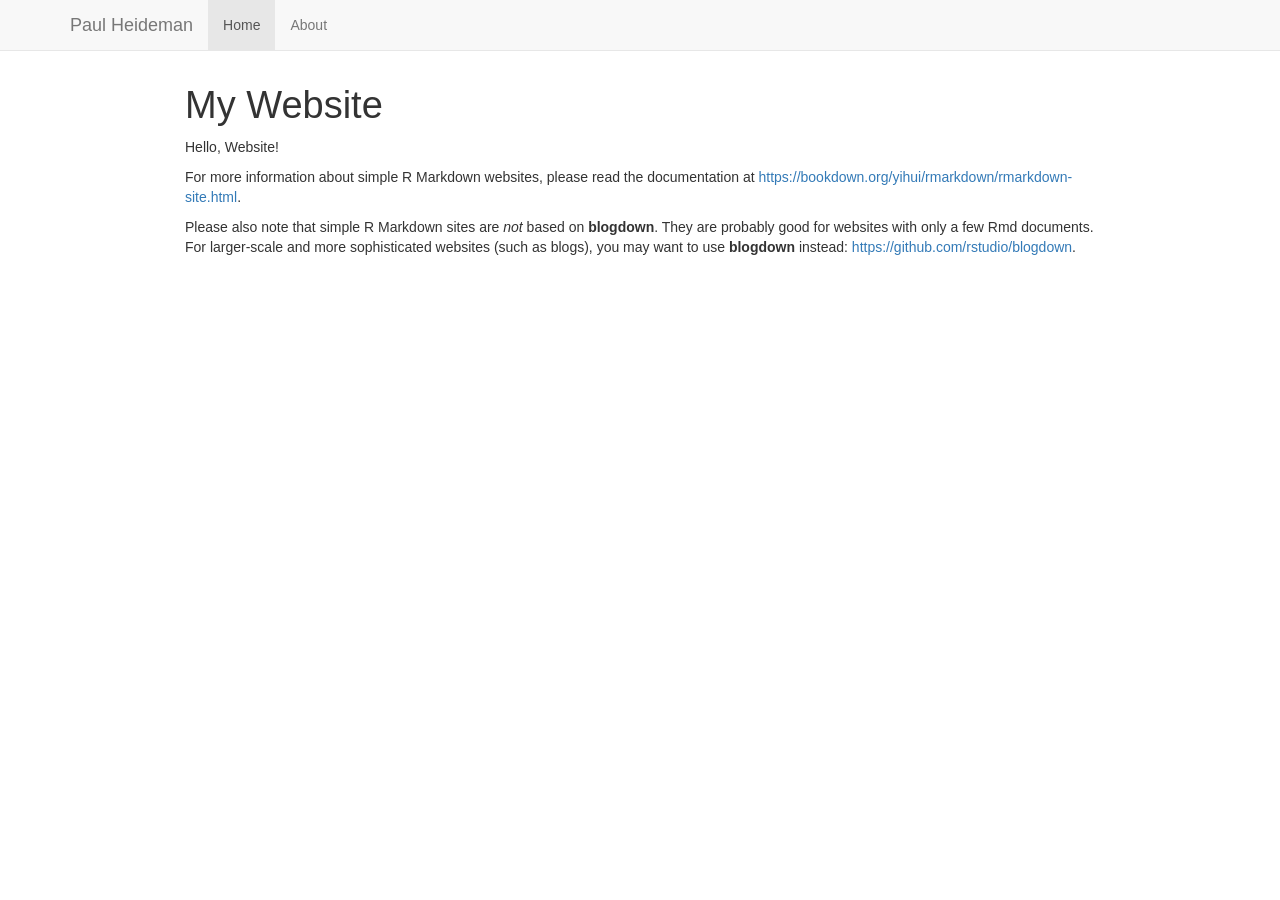
<file: _site/index.html>
<!DOCTYPE html>

<html>

<head>

<meta charset="utf-8" />
<meta name="generator" content="pandoc" />
<meta http-equiv="X-UA-Compatible" content="IE=EDGE" />




<title>My Website</title>

<script src="site_libs/header-attrs-2.29/header-attrs.js"></script>
<script src="site_libs/jquery-3.6.0/jquery-3.6.0.min.js"></script>
<meta name="viewport" content="width=device-width, initial-scale=1" />
<link href="site_libs/bootstrap-3.3.5/css/bootstrap.min.css" rel="stylesheet" />
<script src="site_libs/bootstrap-3.3.5/js/bootstrap.min.js"></script>
<script src="site_libs/bootstrap-3.3.5/shim/html5shiv.min.js"></script>
<script src="site_libs/bootstrap-3.3.5/shim/respond.min.js"></script>
<style>h1 {font-size: 34px;}
       h1.title {font-size: 38px;}
       h2 {font-size: 30px;}
       h3 {font-size: 24px;}
       h4 {font-size: 18px;}
       h5 {font-size: 16px;}
       h6 {font-size: 12px;}
       code {color: inherit; background-color: rgba(0, 0, 0, 0.04);}
       pre:not([class]) { background-color: white }</style>
<script src="site_libs/navigation-1.1/tabsets.js"></script>
<link href="site_libs/highlightjs-9.12.0/default.css" rel="stylesheet" />
<script src="site_libs/highlightjs-9.12.0/highlight.js"></script>

<style type="text/css">
  code{white-space: pre-wrap;}
  span.smallcaps{font-variant: small-caps;}
  span.underline{text-decoration: underline;}
  div.column{display: inline-block; vertical-align: top; width: 50%;}
  div.hanging-indent{margin-left: 1.5em; text-indent: -1.5em;}
  ul.task-list{list-style: none;}
    </style>

<style type="text/css">code{white-space: pre;}</style>
<script type="text/javascript">
if (window.hljs) {
  hljs.configure({languages: []});
  hljs.initHighlightingOnLoad();
  if (document.readyState && document.readyState === "complete") {
    window.setTimeout(function() { hljs.initHighlighting(); }, 0);
  }
}
</script>









<style type = "text/css">
.main-container {
  max-width: 940px;
  margin-left: auto;
  margin-right: auto;
}
img {
  max-width:100%;
}
.tabbed-pane {
  padding-top: 12px;
}
.html-widget {
  margin-bottom: 20px;
}
button.code-folding-btn:focus {
  outline: none;
}
summary {
  display: list-item;
}
details > summary > p:only-child {
  display: inline;
}
pre code {
  padding: 0;
}
</style>


<style type="text/css">
.dropdown-submenu {
  position: relative;
}
.dropdown-submenu>.dropdown-menu {
  top: 0;
  left: 100%;
  margin-top: -6px;
  margin-left: -1px;
  border-radius: 0 6px 6px 6px;
}
.dropdown-submenu:hover>.dropdown-menu {
  display: block;
}
.dropdown-submenu>a:after {
  display: block;
  content: " ";
  float: right;
  width: 0;
  height: 0;
  border-color: transparent;
  border-style: solid;
  border-width: 5px 0 5px 5px;
  border-left-color: #cccccc;
  margin-top: 5px;
  margin-right: -10px;
}
.dropdown-submenu:hover>a:after {
  border-left-color: #adb5bd;
}
.dropdown-submenu.pull-left {
  float: none;
}
.dropdown-submenu.pull-left>.dropdown-menu {
  left: -100%;
  margin-left: 10px;
  border-radius: 6px 0 6px 6px;
}
</style>

<script type="text/javascript">
// manage active state of menu based on current page
$(document).ready(function () {
  // active menu anchor
  href = window.location.pathname
  href = href.substr(href.lastIndexOf('/') + 1)
  if (href === "")
    href = "index.html";
  var menuAnchor = $('a[href="' + href + '"]');

  // mark the anchor link active (and if it's in a dropdown, also mark that active)
  var dropdown = menuAnchor.closest('li.dropdown');
  if (window.bootstrap) { // Bootstrap 4+
    menuAnchor.addClass('active');
    dropdown.find('> .dropdown-toggle').addClass('active');
  } else { // Bootstrap 3
    menuAnchor.parent().addClass('active');
    dropdown.addClass('active');
  }

  // Navbar adjustments
  var navHeight = $(".navbar").first().height() + 15;
  var style = document.createElement('style');
  var pt = "padding-top: " + navHeight + "px; ";
  var mt = "margin-top: -" + navHeight + "px; ";
  var css = "";
  // offset scroll position for anchor links (for fixed navbar)
  for (var i = 1; i <= 6; i++) {
    css += ".section h" + i + "{ " + pt + mt + "}\n";
  }
  style.innerHTML = "body {" + pt + "padding-bottom: 40px; }\n" + css;
  document.head.appendChild(style);
});
</script>

<!-- tabsets -->

<style type="text/css">
.tabset-dropdown > .nav-tabs {
  display: inline-table;
  max-height: 500px;
  min-height: 44px;
  overflow-y: auto;
  border: 1px solid #ddd;
  border-radius: 4px;
}

.tabset-dropdown > .nav-tabs > li.active:before, .tabset-dropdown > .nav-tabs.nav-tabs-open:before {
  content: "\e259";
  font-family: 'Glyphicons Halflings';
  display: inline-block;
  padding: 10px;
  border-right: 1px solid #ddd;
}

.tabset-dropdown > .nav-tabs.nav-tabs-open > li.active:before {
  content: "\e258";
  font-family: 'Glyphicons Halflings';
  border: none;
}

.tabset-dropdown > .nav-tabs > li.active {
  display: block;
}

.tabset-dropdown > .nav-tabs > li > a,
.tabset-dropdown > .nav-tabs > li > a:focus,
.tabset-dropdown > .nav-tabs > li > a:hover {
  border: none;
  display: inline-block;
  border-radius: 4px;
  background-color: transparent;
}

.tabset-dropdown > .nav-tabs.nav-tabs-open > li {
  display: block;
  float: none;
}

.tabset-dropdown > .nav-tabs > li {
  display: none;
}
</style>

<!-- code folding -->




</head>

<body>


<div class="container-fluid main-container">




<div class="navbar navbar-default  navbar-fixed-top" role="navigation">
  <div class="container">
    <div class="navbar-header">
      <button type="button" class="navbar-toggle collapsed" data-toggle="collapse" data-bs-toggle="collapse" data-target="#navbar" data-bs-target="#navbar">
        <span class="icon-bar"></span>
        <span class="icon-bar"></span>
        <span class="icon-bar"></span>
      </button>
      <a class="navbar-brand" href="index.html">Paul Heideman</a>
    </div>
    <div id="navbar" class="navbar-collapse collapse">
      <ul class="nav navbar-nav">
        <li>
  <a href="index.html">Home</a>
</li>
<li>
  <a href="about.html">About</a>
</li>
      </ul>
      <ul class="nav navbar-nav navbar-right">
        
      </ul>
    </div><!--/.nav-collapse -->
  </div><!--/.container -->
</div><!--/.navbar -->

<div id="header">



<h1 class="title toc-ignore">My Website</h1>

</div>


<p>Hello, Website!</p>
<p>For more information about simple R Markdown websites, please read
the documentation at <a
href="https://bookdown.org/yihui/rmarkdown/rmarkdown-site.html"
class="uri">https://bookdown.org/yihui/rmarkdown/rmarkdown-site.html</a>.</p>
<p>Please also note that simple R Markdown sites are <em>not</em> based
on <strong>blogdown</strong>. They are probably good for websites with
only a few Rmd documents. For larger-scale and more sophisticated
websites (such as blogs), you may want to use <strong>blogdown</strong>
instead: <a href="https://github.com/rstudio/blogdown"
class="uri">https://github.com/rstudio/blogdown</a>.</p>




</div>

<script>

// add bootstrap table styles to pandoc tables
function bootstrapStylePandocTables() {
  $('tr.odd').parent('tbody').parent('table').addClass('table table-condensed');
}
$(document).ready(function () {
  bootstrapStylePandocTables();
});


</script>

<!-- tabsets -->

<script>
$(document).ready(function () {
  window.buildTabsets("TOC");
});

$(document).ready(function () {
  $('.tabset-dropdown > .nav-tabs > li').click(function () {
    $(this).parent().toggleClass('nav-tabs-open');
  });
});
</script>

<!-- code folding -->


<!-- dynamically load mathjax for compatibility with self-contained -->
<script>
  (function () {
    var script = document.createElement("script");
    script.type = "text/javascript";
    script.src  = "https://mathjax.rstudio.com/latest/MathJax.js?config=TeX-AMS-MML_HTMLorMML";
    document.getElementsByTagName("head")[0].appendChild(script);
  })();
</script>

</body>
</html>
</file>
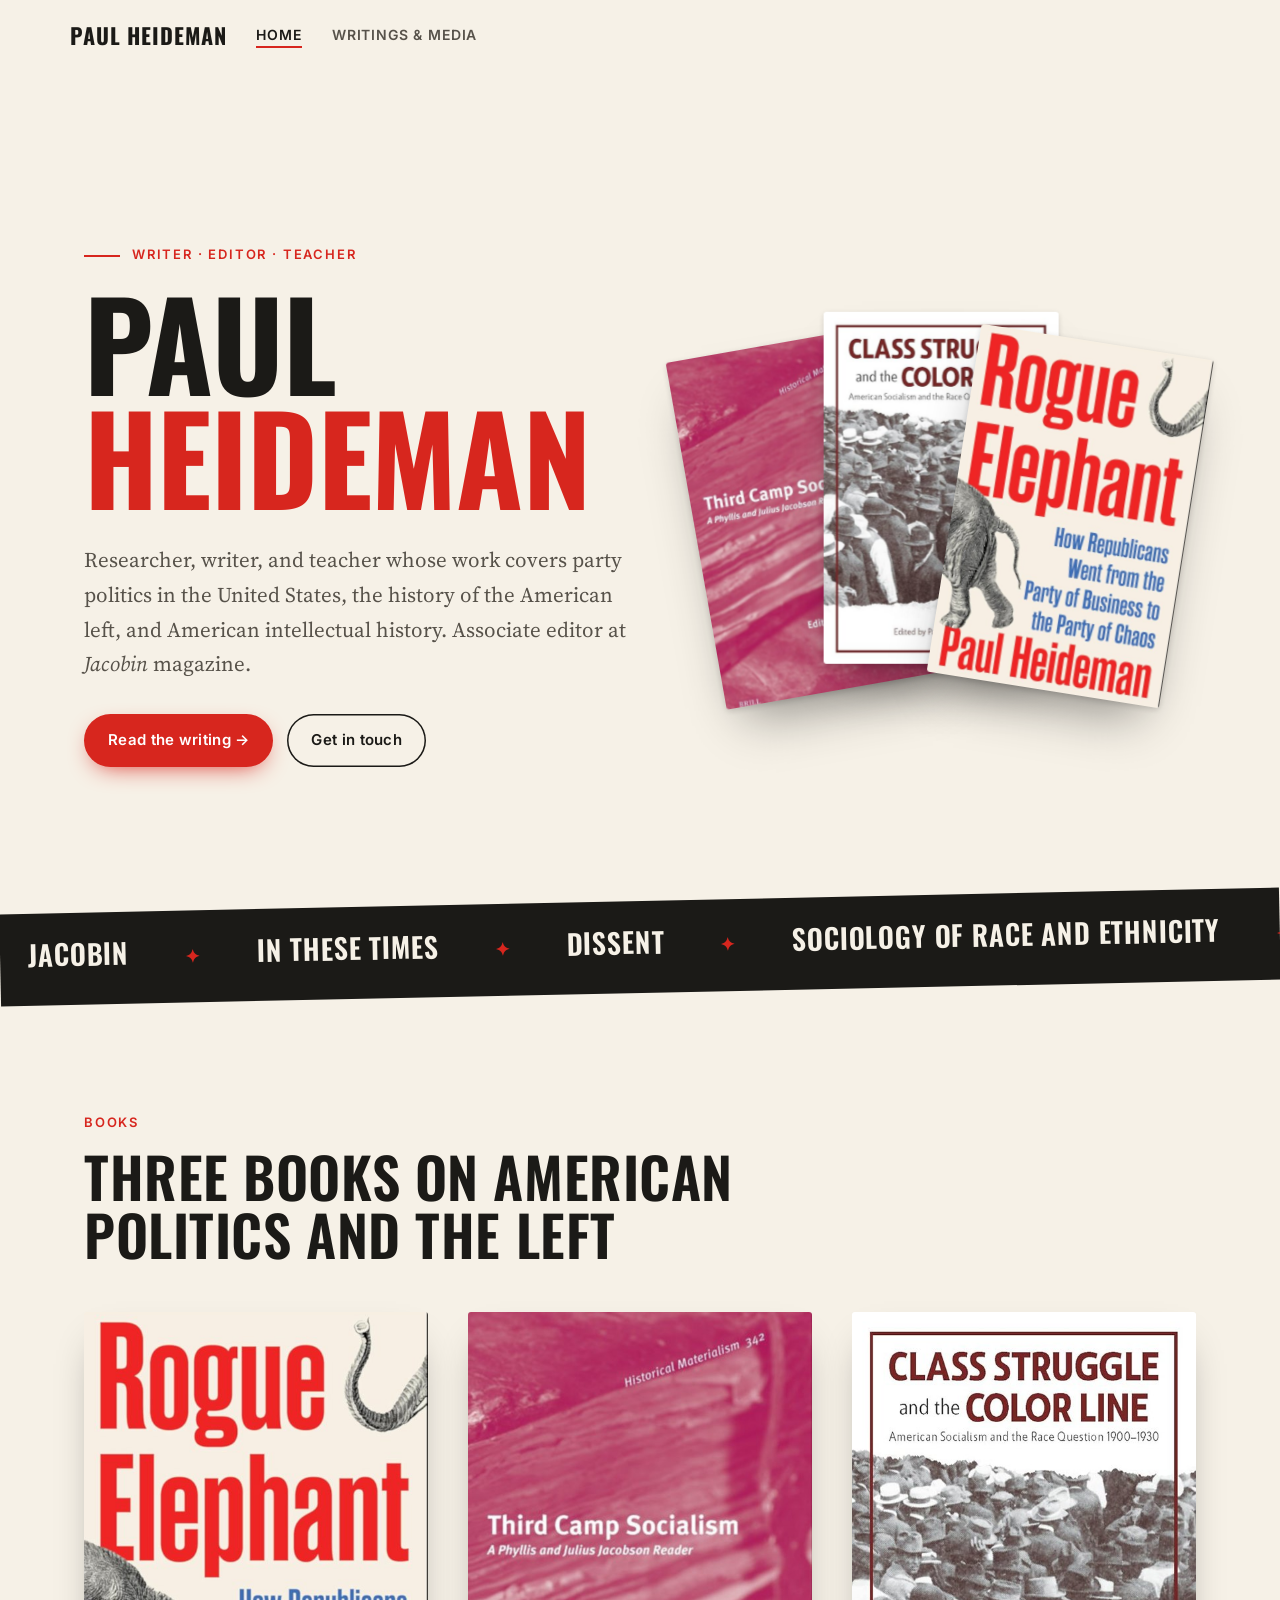
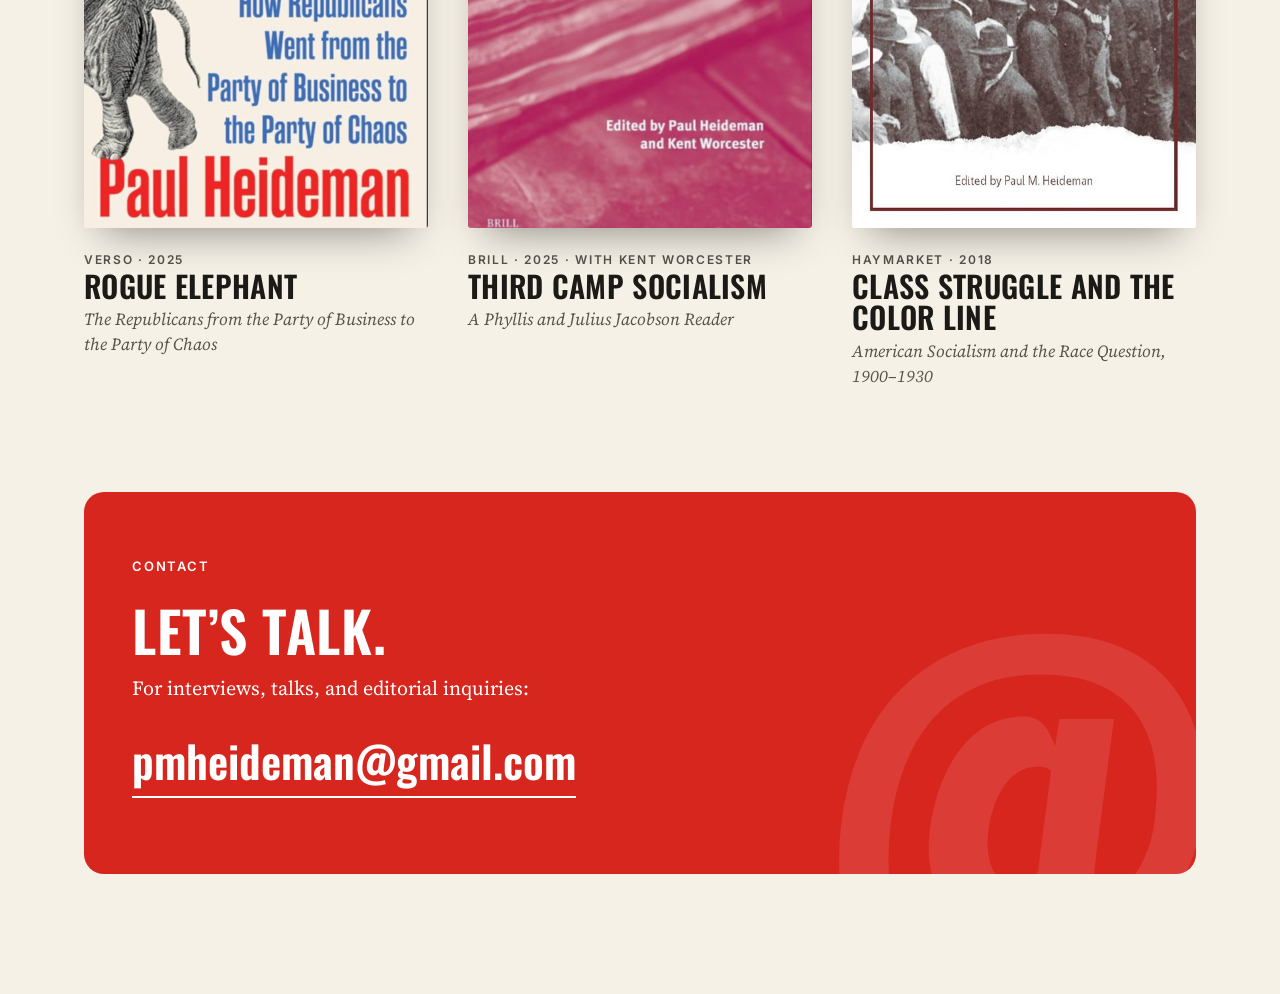
<file: docs/index.html>
<!DOCTYPE html>

<html>

<head>

<meta charset="utf-8" />
<meta name="generator" content="pandoc" />
<meta http-equiv="X-UA-Compatible" content="IE=EDGE" />




<title>Paul Heideman</title>

<script src="site_libs/header-attrs-2.32/header-attrs.js"></script>
<script src="site_libs/jquery-3.6.0/jquery-3.6.0.min.js"></script>
<meta name="viewport" content="width=device-width, initial-scale=1" />
<link href="site_libs/bootstrap-3.3.5/css/bootstrap.min.css" rel="stylesheet" />
<script src="site_libs/bootstrap-3.3.5/js/bootstrap.min.js"></script>
<script src="site_libs/bootstrap-3.3.5/shim/html5shiv.min.js"></script>
<script src="site_libs/bootstrap-3.3.5/shim/respond.min.js"></script>
<style>h1 {font-size: 34px;}
       h1.title {font-size: 38px;}
       h2 {font-size: 30px;}
       h3 {font-size: 24px;}
       h4 {font-size: 18px;}
       h5 {font-size: 16px;}
       h6 {font-size: 12px;}
       code {color: inherit; background-color: rgba(0, 0, 0, 0.04);}
       pre:not([class]) { background-color: white }</style>
<script src="site_libs/navigation-1.1/tabsets.js"></script>
<script>document.documentElement.classList.add("js");</script>
<link rel="preconnect" href="https://fonts.googleapis.com">
<link rel="preconnect" href="https://fonts.gstatic.com" crossorigin>
<link href="https://fonts.googleapis.com/css2?family=Oswald:wght@500;600;700&family=Source+Serif+4:ital,opsz,wght@0,8..60,400;0,8..60,600;1,8..60,400&family=Inter:wght@500;600&display=swap" rel="stylesheet">
<meta name="description" content="Paul Heideman — writer, editor, and teacher. Author of Rogue Elephant (Verso, 2025).">
<script src="site.js" defer></script>

<style type="text/css">
  code{white-space: pre-wrap;}
  span.smallcaps{font-variant: small-caps;}
  span.underline{text-decoration: underline;}
  div.column{display: inline-block; vertical-align: top; width: 50%;}
  div.hanging-indent{margin-left: 1.5em; text-indent: -1.5em;}
  ul.task-list{list-style: none;}
    </style>







<link rel="stylesheet" href="styles.css" type="text/css" />



<style type = "text/css">
.main-container {
  max-width: 940px;
  margin-left: auto;
  margin-right: auto;
}
img {
  max-width:100%;
}
.tabbed-pane {
  padding-top: 12px;
}
.html-widget {
  margin-bottom: 20px;
}
button.code-folding-btn:focus {
  outline: none;
}
summary {
  display: list-item;
}
details > summary > p:only-child {
  display: inline;
}
pre code {
  padding: 0;
}
</style>


<style type="text/css">
.dropdown-submenu {
  position: relative;
}
.dropdown-submenu>.dropdown-menu {
  top: 0;
  left: 100%;
  margin-top: -6px;
  margin-left: -1px;
  border-radius: 0 6px 6px 6px;
}
.dropdown-submenu:hover>.dropdown-menu {
  display: block;
}
.dropdown-submenu>a:after {
  display: block;
  content: " ";
  float: right;
  width: 0;
  height: 0;
  border-color: transparent;
  border-style: solid;
  border-width: 5px 0 5px 5px;
  border-left-color: #cccccc;
  margin-top: 5px;
  margin-right: -10px;
}
.dropdown-submenu:hover>a:after {
  border-left-color: #adb5bd;
}
.dropdown-submenu.pull-left {
  float: none;
}
.dropdown-submenu.pull-left>.dropdown-menu {
  left: -100%;
  margin-left: 10px;
  border-radius: 6px 0 6px 6px;
}
</style>

<script type="text/javascript">
// manage active state of menu based on current page
$(document).ready(function () {
  // active menu anchor
  href = window.location.pathname
  href = href.substr(href.lastIndexOf('/') + 1)
  if (href === "")
    href = "index.html";
  var menuAnchor = $('a[href="' + href + '"]');

  // mark the anchor link active (and if it's in a dropdown, also mark that active)
  var dropdown = menuAnchor.closest('li.dropdown');
  if (window.bootstrap) { // Bootstrap 4+
    menuAnchor.addClass('active');
    dropdown.find('> .dropdown-toggle').addClass('active');
  } else { // Bootstrap 3
    menuAnchor.parent().addClass('active');
    dropdown.addClass('active');
  }

  // Navbar adjustments
  var navHeight = $(".navbar").first().height() + 15;
  var style = document.createElement('style');
  var pt = "padding-top: " + navHeight + "px; ";
  var mt = "margin-top: -" + navHeight + "px; ";
  var css = "";
  // offset scroll position for anchor links (for fixed navbar)
  for (var i = 1; i <= 6; i++) {
    css += ".section h" + i + "{ " + pt + mt + "}\n";
  }
  style.innerHTML = "body {" + pt + "padding-bottom: 40px; }\n" + css;
  document.head.appendChild(style);
});
</script>

<!-- tabsets -->

<style type="text/css">
.tabset-dropdown > .nav-tabs {
  display: inline-table;
  max-height: 500px;
  min-height: 44px;
  overflow-y: auto;
  border: 1px solid #ddd;
  border-radius: 4px;
}

.tabset-dropdown > .nav-tabs > li.active:before, .tabset-dropdown > .nav-tabs.nav-tabs-open:before {
  content: "\e259";
  font-family: 'Glyphicons Halflings';
  display: inline-block;
  padding: 10px;
  border-right: 1px solid #ddd;
}

.tabset-dropdown > .nav-tabs.nav-tabs-open > li.active:before {
  content: "\e258";
  font-family: 'Glyphicons Halflings';
  border: none;
}

.tabset-dropdown > .nav-tabs > li.active {
  display: block;
}

.tabset-dropdown > .nav-tabs > li > a,
.tabset-dropdown > .nav-tabs > li > a:focus,
.tabset-dropdown > .nav-tabs > li > a:hover {
  border: none;
  display: inline-block;
  border-radius: 4px;
  background-color: transparent;
}

.tabset-dropdown > .nav-tabs.nav-tabs-open > li {
  display: block;
  float: none;
}

.tabset-dropdown > .nav-tabs > li {
  display: none;
}
</style>

<!-- code folding -->




</head>

<body>


<div class="container-fluid main-container">




<div class="navbar navbar-default  navbar-fixed-top" role="navigation">
  <div class="container">
    <div class="navbar-header">
      <button type="button" class="navbar-toggle collapsed" data-toggle="collapse" data-bs-toggle="collapse" data-target="#navbar" data-bs-target="#navbar">
        <span class="icon-bar"></span>
        <span class="icon-bar"></span>
        <span class="icon-bar"></span>
      </button>
      <a class="navbar-brand" href="index.html">Paul Heideman</a>
    </div>
    <div id="navbar" class="navbar-collapse collapse">
      <ul class="nav navbar-nav">
        <li>
  <a href="index.html">Home</a>
</li>
<li>
  <a href="writingsandmedia.html">Writings &amp; Media</a>
</li>
      </ul>
      <ul class="nav navbar-nav navbar-right">
        
      </ul>
    </div><!--/.nav-collapse -->
  </div><!--/.container -->
</div><!--/.navbar -->

<div id="header">




</div>


<div class="hero">
<div class="hero-text">
<p><span class="eyebrow reveal">Writer · Editor · Teacher</span></p>
<h1 class="hero-name">
<span class="line"><span>Paul</span></span><span
class="line"><span>Heideman</span></span>
</h1>
<div class="hero-lede reveal">
<p>Researcher, writer, and teacher whose work covers party politics in
the United States, the history of the American left, and American
intellectual history. Associate editor at <em>Jacobin</em> magazine.</p>
</div>
<div class="hero-actions reveal">
<p><a href="writingsandmedia.html" class="btn-primary-x">Read the
writing →</a> <a href="#contact" class="btn-ghost">Get in touch</a></p>
</div>
</div>
<div class="cover-stack">
<p><a href="https://brill.com/display/title/71849" class="cover c1"><img
src="img/third-camp.jpg" alt="Third Camp Socialism" /></a> <a
href="https://www.haymarketbooks.org/books/946-class-struggle-and-the-color-line"
class="cover c2"><img src="img/class-struggle.jpg"
alt="Class Struggle and the Color Line" /></a> <a
href="https://www.versobooks.com/products/3071-rogue-elephant"
class="cover c3"><img src="img/rogue-elephant.jpg"
alt="Rogue Elephant" /></a></p>
</div>
</div>
<div class="ticker" aria-label="Writing has appeared in">
<div class="ticker-track">
<p><span>Jacobin</span><span>In These
Times</span><span>Dissent</span><span>Sociology of Race and
Ethnicity</span><span>Catalyst</span> <span
aria-hidden="true">Jacobin</span><span aria-hidden="true">In These
Times</span><span aria-hidden="true">Dissent</span><span
aria-hidden="true">Sociology of Race and Ethnicity</span><span
aria-hidden="true">Catalyst</span></p>
</div>
</div>
<div class="band">
<p><span class="kicker reveal">Books</span></p>
<div id="three-books-on-american-politics-and-the-left"
class="section level2">
<h2>Three books on American politics and the left</h2>
<div class="book-grid">
<div class="book reveal">
<p><a href="https://www.versobooks.com/products/3071-rogue-elephant"
class="book-cover"><img src="img/rogue-elephant.jpg" /></a></p>
<p><span class="meta">Verso · 2025</span></p>
<div id="rogue-elephant" class="section level3">
<h3><a
href="https://www.versobooks.com/products/3071-rogue-elephant">Rogue
Elephant</a></h3>
<p>The Republicans from the Party of Business to the Party of Chaos</p>
</div>
</div>
<div class="book reveal">
<p><a href="https://brill.com/display/title/71849"
class="book-cover"><img src="img/third-camp.jpg" /></a></p>
<p><span class="meta">Brill · 2025 · with Kent Worcester</span></p>
<div id="third-camp-socialism" class="section level3">
<h3><a href="https://brill.com/display/title/71849">Third Camp
Socialism</a></h3>
<p>A Phyllis and Julius Jacobson Reader</p>
</div>
</div>
<div class="book reveal">
<p><a
href="https://www.haymarketbooks.org/books/946-class-struggle-and-the-color-line"
class="book-cover"><img src="img/class-struggle.jpg" /></a></p>
<p><span class="meta">Haymarket · 2018</span></p>
<div id="class-struggle-and-the-color-line" class="section level3">
<h3><a
href="https://www.haymarketbooks.org/books/946-class-struggle-and-the-color-line">Class
Struggle and the Color Line</a></h3>
<p>American Socialism and the Race Question, 1900–1930</p>
</div>
</div>
</div>
</div>
</div>
<div id="contact" class="contact reveal">
<p><span class="kicker">Contact</span></p>
<div id="lets-talk." class="section level2">
<h2>Let’s talk.</h2>
<p>For interviews, talks, and editorial inquiries:</p>
<p><a class="email" data-user="pmheideman" data-domain="gmail.com">pmheideman[at]gmail.com</a></p>
</div>
</div>




</div>

<script>

// add bootstrap table styles to pandoc tables
function bootstrapStylePandocTables() {
  $('tr.odd').parent('tbody').parent('table').addClass('table table-condensed');
}
$(document).ready(function () {
  bootstrapStylePandocTables();
});


</script>

<!-- tabsets -->

<script>
$(document).ready(function () {
  window.buildTabsets("TOC");
});

$(document).ready(function () {
  $('.tabset-dropdown > .nav-tabs > li').click(function () {
    $(this).parent().toggleClass('nav-tabs-open');
  });
});
</script>

<!-- code folding -->


<!-- dynamically load mathjax for compatibility with self-contained -->
<script>
  (function () {
    var script = document.createElement("script");
    script.type = "text/javascript";
    script.src  = "https://mathjax.rstudio.com/latest/MathJax.js?config=TeX-AMS-MML_HTMLorMML";
    document.getElementsByTagName("head")[0].appendChild(script);
  })();
</script>

</body>
</html>
</file>
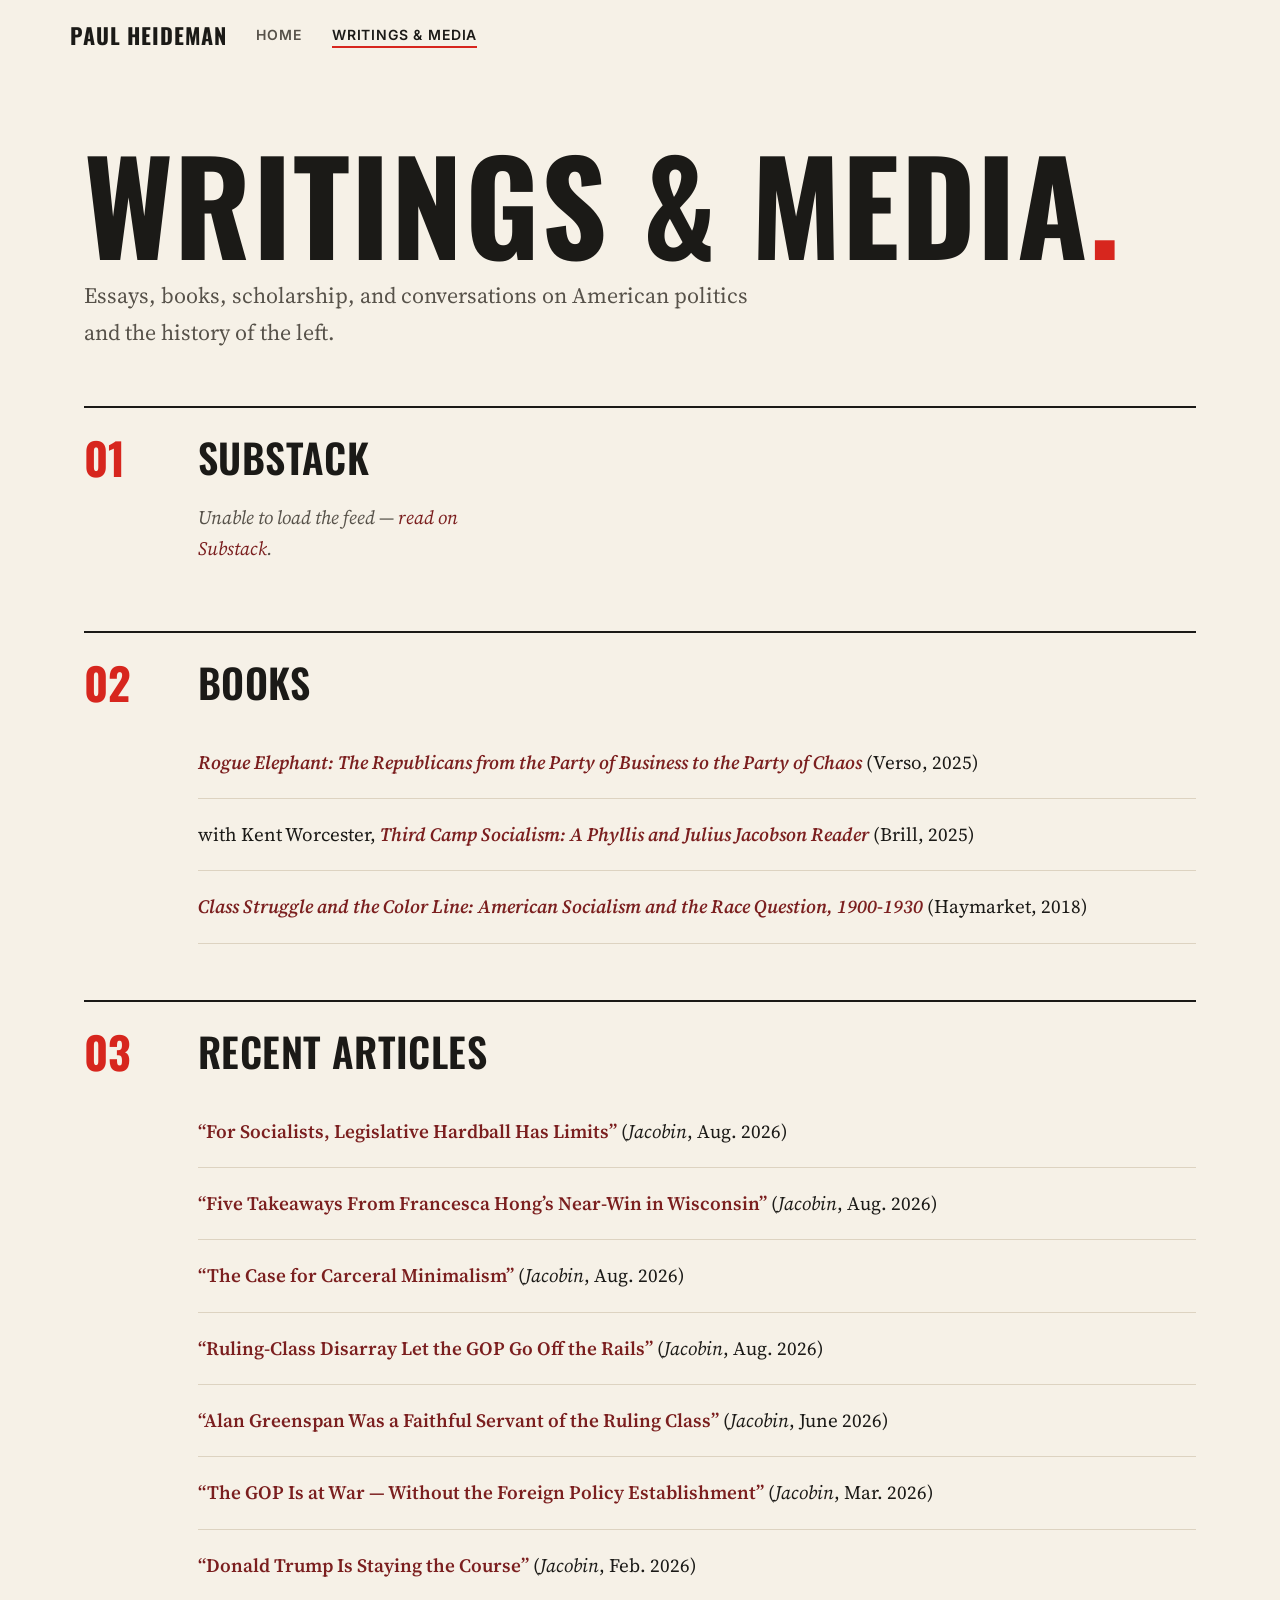
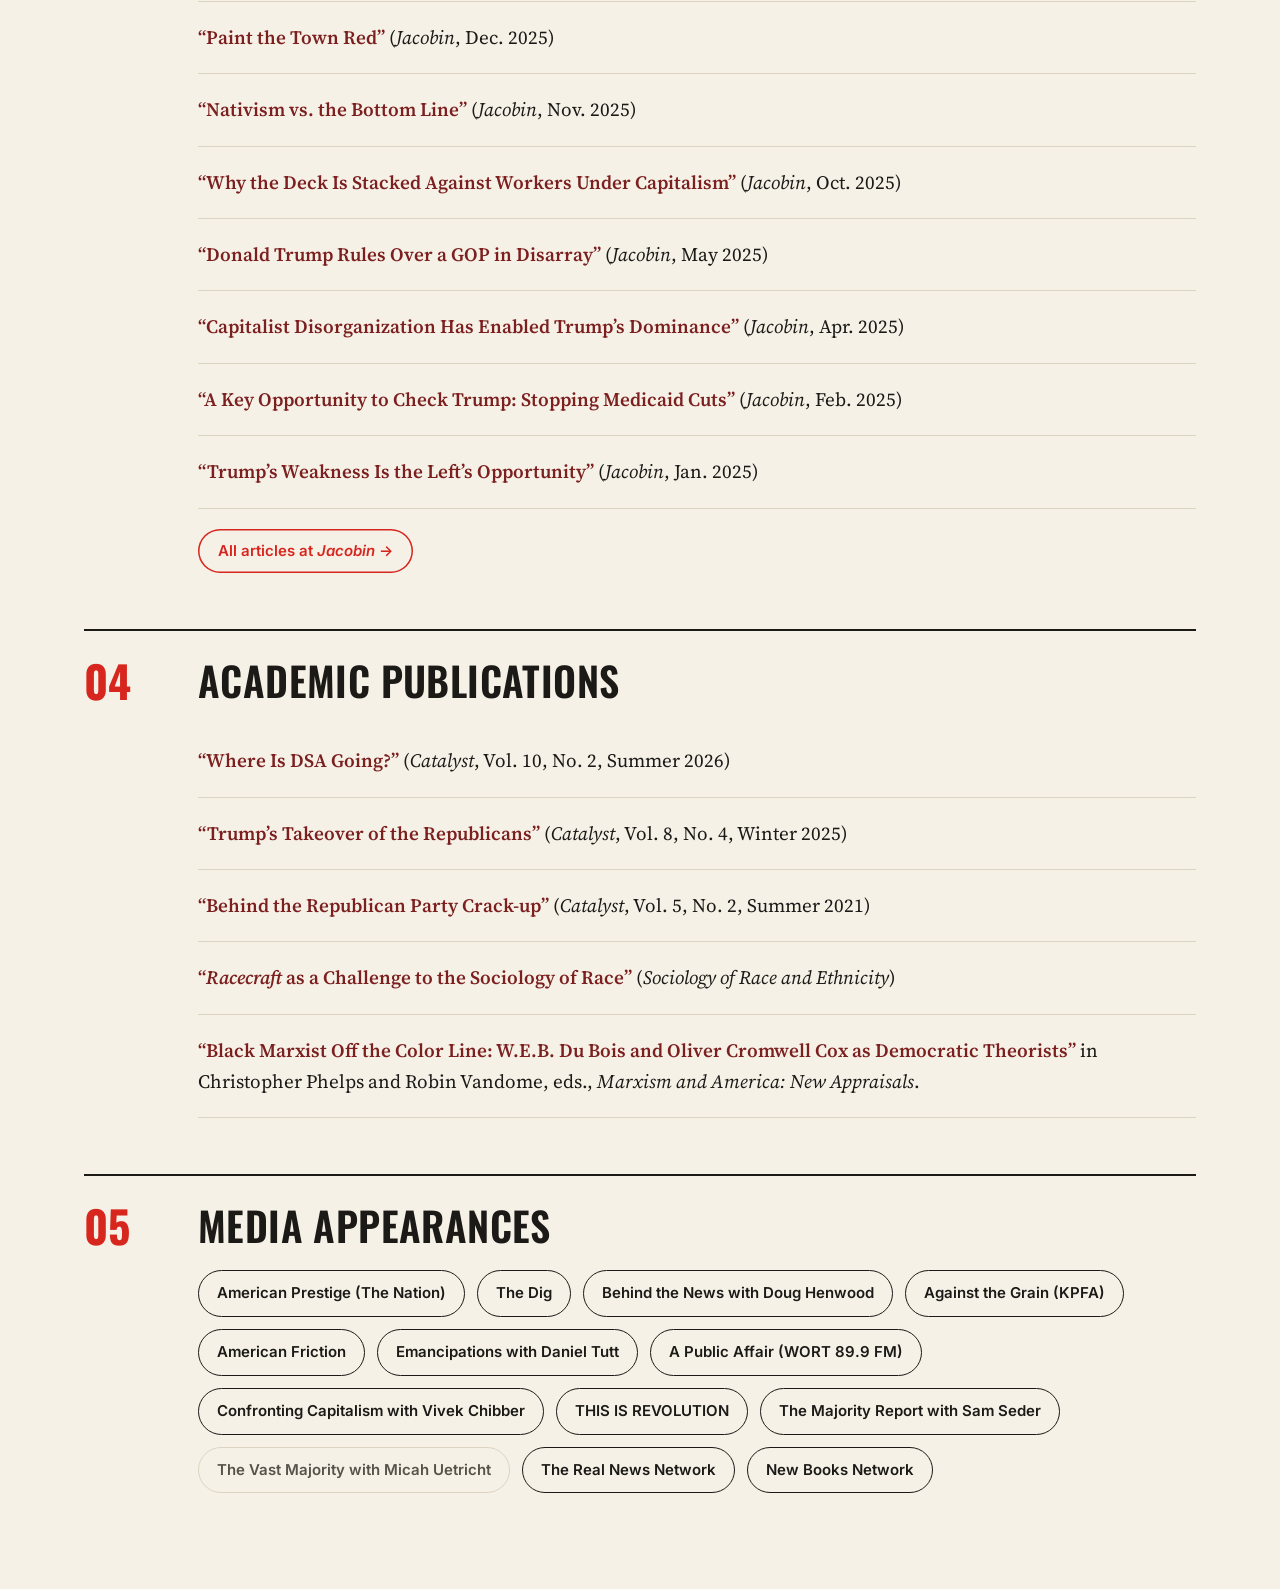
<file: docs/writingsandmedia.html>
<!DOCTYPE html>

<html>

<head>

<meta charset="utf-8" />
<meta name="generator" content="pandoc" />
<meta http-equiv="X-UA-Compatible" content="IE=EDGE" />




<title>Writings &amp; Media</title>

<script src="site_libs/header-attrs-2.32/header-attrs.js"></script>
<script src="site_libs/jquery-3.6.0/jquery-3.6.0.min.js"></script>
<meta name="viewport" content="width=device-width, initial-scale=1" />
<link href="site_libs/bootstrap-3.3.5/css/bootstrap.min.css" rel="stylesheet" />
<script src="site_libs/bootstrap-3.3.5/js/bootstrap.min.js"></script>
<script src="site_libs/bootstrap-3.3.5/shim/html5shiv.min.js"></script>
<script src="site_libs/bootstrap-3.3.5/shim/respond.min.js"></script>
<style>h1 {font-size: 34px;}
       h1.title {font-size: 38px;}
       h2 {font-size: 30px;}
       h3 {font-size: 24px;}
       h4 {font-size: 18px;}
       h5 {font-size: 16px;}
       h6 {font-size: 12px;}
       code {color: inherit; background-color: rgba(0, 0, 0, 0.04);}
       pre:not([class]) { background-color: white }</style>
<script src="site_libs/navigation-1.1/tabsets.js"></script>
<script>document.documentElement.classList.add("js");</script>
<link rel="preconnect" href="https://fonts.googleapis.com">
<link rel="preconnect" href="https://fonts.gstatic.com" crossorigin>
<link href="https://fonts.googleapis.com/css2?family=Oswald:wght@500;600;700&family=Source+Serif+4:ital,opsz,wght@0,8..60,400;0,8..60,600;1,8..60,400&family=Inter:wght@500;600&display=swap" rel="stylesheet">
<meta name="description" content="Paul Heideman — writer, editor, and teacher. Author of Rogue Elephant (Verso, 2025).">
<script src="site.js" defer></script>

<style type="text/css">
  code{white-space: pre-wrap;}
  span.smallcaps{font-variant: small-caps;}
  span.underline{text-decoration: underline;}
  div.column{display: inline-block; vertical-align: top; width: 50%;}
  div.hanging-indent{margin-left: 1.5em; text-indent: -1.5em;}
  ul.task-list{list-style: none;}
    </style>







<link rel="stylesheet" href="styles.css" type="text/css" />



<style type = "text/css">
.main-container {
  max-width: 940px;
  margin-left: auto;
  margin-right: auto;
}
img {
  max-width:100%;
}
.tabbed-pane {
  padding-top: 12px;
}
.html-widget {
  margin-bottom: 20px;
}
button.code-folding-btn:focus {
  outline: none;
}
summary {
  display: list-item;
}
details > summary > p:only-child {
  display: inline;
}
pre code {
  padding: 0;
}
</style>


<style type="text/css">
.dropdown-submenu {
  position: relative;
}
.dropdown-submenu>.dropdown-menu {
  top: 0;
  left: 100%;
  margin-top: -6px;
  margin-left: -1px;
  border-radius: 0 6px 6px 6px;
}
.dropdown-submenu:hover>.dropdown-menu {
  display: block;
}
.dropdown-submenu>a:after {
  display: block;
  content: " ";
  float: right;
  width: 0;
  height: 0;
  border-color: transparent;
  border-style: solid;
  border-width: 5px 0 5px 5px;
  border-left-color: #cccccc;
  margin-top: 5px;
  margin-right: -10px;
}
.dropdown-submenu:hover>a:after {
  border-left-color: #adb5bd;
}
.dropdown-submenu.pull-left {
  float: none;
}
.dropdown-submenu.pull-left>.dropdown-menu {
  left: -100%;
  margin-left: 10px;
  border-radius: 6px 0 6px 6px;
}
</style>

<script type="text/javascript">
// manage active state of menu based on current page
$(document).ready(function () {
  // active menu anchor
  href = window.location.pathname
  href = href.substr(href.lastIndexOf('/') + 1)
  if (href === "")
    href = "index.html";
  var menuAnchor = $('a[href="' + href + '"]');

  // mark the anchor link active (and if it's in a dropdown, also mark that active)
  var dropdown = menuAnchor.closest('li.dropdown');
  if (window.bootstrap) { // Bootstrap 4+
    menuAnchor.addClass('active');
    dropdown.find('> .dropdown-toggle').addClass('active');
  } else { // Bootstrap 3
    menuAnchor.parent().addClass('active');
    dropdown.addClass('active');
  }

  // Navbar adjustments
  var navHeight = $(".navbar").first().height() + 15;
  var style = document.createElement('style');
  var pt = "padding-top: " + navHeight + "px; ";
  var mt = "margin-top: -" + navHeight + "px; ";
  var css = "";
  // offset scroll position for anchor links (for fixed navbar)
  for (var i = 1; i <= 6; i++) {
    css += ".section h" + i + "{ " + pt + mt + "}\n";
  }
  style.innerHTML = "body {" + pt + "padding-bottom: 40px; }\n" + css;
  document.head.appendChild(style);
});
</script>

<!-- tabsets -->

<style type="text/css">
.tabset-dropdown > .nav-tabs {
  display: inline-table;
  max-height: 500px;
  min-height: 44px;
  overflow-y: auto;
  border: 1px solid #ddd;
  border-radius: 4px;
}

.tabset-dropdown > .nav-tabs > li.active:before, .tabset-dropdown > .nav-tabs.nav-tabs-open:before {
  content: "\e259";
  font-family: 'Glyphicons Halflings';
  display: inline-block;
  padding: 10px;
  border-right: 1px solid #ddd;
}

.tabset-dropdown > .nav-tabs.nav-tabs-open > li.active:before {
  content: "\e258";
  font-family: 'Glyphicons Halflings';
  border: none;
}

.tabset-dropdown > .nav-tabs > li.active {
  display: block;
}

.tabset-dropdown > .nav-tabs > li > a,
.tabset-dropdown > .nav-tabs > li > a:focus,
.tabset-dropdown > .nav-tabs > li > a:hover {
  border: none;
  display: inline-block;
  border-radius: 4px;
  background-color: transparent;
}

.tabset-dropdown > .nav-tabs.nav-tabs-open > li {
  display: block;
  float: none;
}

.tabset-dropdown > .nav-tabs > li {
  display: none;
}
</style>

<!-- code folding -->




</head>

<body>


<div class="container-fluid main-container">




<div class="navbar navbar-default  navbar-fixed-top" role="navigation">
  <div class="container">
    <div class="navbar-header">
      <button type="button" class="navbar-toggle collapsed" data-toggle="collapse" data-bs-toggle="collapse" data-target="#navbar" data-bs-target="#navbar">
        <span class="icon-bar"></span>
        <span class="icon-bar"></span>
        <span class="icon-bar"></span>
      </button>
      <a class="navbar-brand" href="index.html">Paul Heideman</a>
    </div>
    <div id="navbar" class="navbar-collapse collapse">
      <ul class="nav navbar-nav">
        <li>
  <a href="index.html">Home</a>
</li>
<li>
  <a href="writingsandmedia.html">Writings &amp; Media</a>
</li>
      </ul>
      <ul class="nav navbar-nav navbar-right">
        
      </ul>
    </div><!--/.nav-collapse -->
  </div><!--/.container -->
</div><!--/.navbar -->

<div id="header">



<h1 class="title toc-ignore">Writings &amp; Media</h1>

</div>


<div class="page-intro reveal">
<p>Essays, books, scholarship, and conversations on American politics
and the history of the left.</p>
</div>
<div class="section-block">
<p><span class="num">01</span></p>
<div id="substack" class="section level1">
<h1>Substack</h1>
<div id="rss-feed" class="feed"
data-rss="https://paulheideman.substack.com/feed">
<p class="feed-loading">
Loading latest posts…
</p>
</div>
</div>
</div>
<div class="section-block">
<p><span class="num">02</span></p>
<div id="books" class="section level1">
<h1>Books</h1>
<div class="entries">
<p><a
href="https://www.versobooks.com/products/3071-rogue-elephant"><em>Rogue
Elephant: The Republicans from the Party of Business to the Party of
Chaos</em></a> (Verso, 2025)</p>
<p>with Kent Worcester, <a
href="https://brill.com/display/title/71849"><em>Third Camp Socialism: A
Phyllis and Julius Jacobson Reader</em></a> (Brill, 2025)</p>
<p><a
href="https://www.haymarketbooks.org/books/946-class-struggle-and-the-color-line"><em>Class
Struggle and the Color Line: American Socialism and the Race Question,
1900-1930</em></a> (Haymarket, 2018)</p>
</div>
</div>
</div>
<div class="section-block">
<p><span class="num">03</span></p>
<div id="recent-articles" class="section level1">
<h1>Recent Articles</h1>
<div class="entries">
<p><a
href="https://jacobin.com/2026/08/dsa-freedom-caucus-congress-parties">“For
Socialists, Legislative Hardball Has Limits”</a> (<em>Jacobin</em>,
Aug. 2026)</p>
<p><a
href="https://jacobin.com/2026/08/hong-wisconsin-primary-loss-lessons">“Five
Takeaways From Francesca Hong’s Near-Win in Wisconsin”</a>
(<em>Jacobin</em>, Aug. 2026)</p>
<p><a
href="https://jacobin.com/2026/08/carceral-minimalism-policing-prison-abolition">“The
Case for Carceral Minimalism”</a> (<em>Jacobin</em>, Aug. 2026)</p>
<p><a
href="https://jacobin.com/2026/08/republican-party-trump-business-class">“Ruling-Class
Disarray Let the GOP Go Off the Rails”</a> (<em>Jacobin</em>,
Aug. 2026)</p>
<p><a
href="https://jacobin.com/2026/06/obituary-greenspan-federal-reserve-neoliberalism">“Alan
Greenspan Was a Faithful Servant of the Ruling Class”</a>
(<em>Jacobin</em>, June 2026)</p>
<p><a
href="https://jacobin.com/2026/03/trump-foreign-policy-war-iran">“The
GOP Is at War — Without the Foreign Policy Establishment”</a>
(<em>Jacobin</em>, Mar. 2026)</p>
<p><a
href="https://jacobin.com/2026/02/trump-state-of-the-union-address">“Donald
Trump Is Staying the Course”</a> (<em>Jacobin</em>, Feb. 2026)</p>
<p><a href="https://jacobin.com/2025/12/paint-the-town-red">“Paint the
Town Red”</a> (<em>Jacobin</em>, Dec. 2025)</p>
<p><a
href="https://jacobin.com/2025/11/nativism-vs-the-bottom-line">“Nativism
vs. the Bottom Line”</a> (<em>Jacobin</em>, Nov. 2025)</p>
<p><a
href="https://jacobin.com/2025/10/claus-offe-power-labor-capital">“Why
the Deck Is Stacked Against Workers Under Capitalism”</a>
(<em>Jacobin</em>, Oct. 2025)</p>
<p><a
href="https://jacobin.com/2025/05/donald-trump-republicans-gop-disarray">“Donald
Trump Rules Over a GOP in Disarray”</a> (<em>Jacobin</em>, May 2025)</p>
<p><a
href="https://jacobin.com/2025/04/capitalist-disorganization-trump-republicans-trade">“Capitalist
Disorganization Has Enabled Trump’s Dominance”</a> (<em>Jacobin</em>,
Apr. 2025)</p>
<p><a
href="https://jacobin.com/2025/02/trump-medicaid-cuts-work-requirements">“A
Key Opportunity to Check Trump: Stopping Medicaid Cuts”</a>
(<em>Jacobin</em>, Feb. 2025)</p>
<p><a
href="https://jacobin.com/2025/01/trump-weakness-federal-funding-medicaid">“Trump’s
Weakness Is the Left’s Opportunity”</a> (<em>Jacobin</em>,
Jan. 2025)</p>
</div>
<p><a href="https://jacobin.com/author/paul-heideman"
class="more-link">All articles at <em>Jacobin</em> →</a></p>
</div>
</div>
<div class="section-block">
<p><span class="num">04</span></p>
<div id="academic-publications" class="section level1">
<h1>Academic Publications</h1>
<div class="entries">
<p><a
href="https://catalyst-journal.com/2026/09/where-is-dsa-going">“Where Is
DSA Going?”</a> (<em>Catalyst</em>, Vol. 10, No. 2, Summer 2026)</p>
<p><a
href="https://catalyst-journal.com/2025/04/trumps-takeover-of-the-republicans">“Trump’s
Takeover of the Republicans”</a> (<em>Catalyst</em>, Vol. 8, No. 4,
Winter 2025)</p>
<p><a
href="https://catalyst-journal.com/2021/09/behind-the-republican-party-crack-up">“Behind
the Republican Party Crack-up”</a> (<em>Catalyst</em>, Vol. 5, No. 2,
Summer 2021)</p>
<p><a
href="https://journals.sagepub.com/doi/abs/10.1177/23326492221136164">“<em>Racecraft</em>
as a Challenge to the Sociology of Race”</a> (<em>Sociology of Race and
Ethnicity</em>)</p>
<p><a
href="https://academic.oup.com/manchester-scholarship-online/book/42417/chapter-abstract/356653841?redirectedFrom=fulltext">“Black
Marxist Off the Color Line: W.E.B. Du Bois and Oliver Cromwell Cox as
Democratic Theorists”</a> in Christopher Phelps and Robin Vandome, eds.,
<em>Marxism and America: New Appraisals</em>.</p>
</div>
</div>
</div>
<div class="section-block">
<p><span class="num">05</span></p>
<div id="media-appearances" class="section level1">
<h1>Media Appearances</h1>
<div class="chips">
<p><a
href="https://www.thenation.com/podcast/politics/ap-040926/"><em>American
Prestige</em> (<em>The Nation</em>)</a></p>
<p><a
href="https://thedigradio.com/podcast/rogue-elephant-w-paul-heideman/"><em>The
Dig</em></a></p>
<p><a
href="https://www.leftbusinessobserver.com/Radio.html#S251120"><em>Behind
the News with Doug Henwood</em></a></p>
<p><a
href="https://kpfa.org/episode/against-the-grain-may-27-2026/"><em>Against
the Grain</em> (KPFA)</a></p>
<p><a
href="https://podcasts.apple.com/us/podcast/how-the-gop-and-the-dems-got-so-weird/id1744345702?i=1000776264016"><em>American
Friction</em></a></p>
<p><a
href="https://www.youtube.com/watch?v=u74LNTocTag"><em>Emancipations
with Daniel Tutt</em></a></p>
<p><a
href="https://www.wortfm.org/trumps-combative-relationship-with-american-business/"><em>A
Public Affair</em> (WORT 89.9 FM)</a></p>
<p><a
href="https://open.spotify.com/episode/5Mx4bvEh4qIHGllflmplO1"><em>Confronting
Capitalism with Vivek Chibber</em></a></p>
<p><a href="https://www.youtube.com/watch?v=XYmMYEVPZ-M"><em>THIS IS
REVOLUTION</em></a></p>
<p><a
href="https://majorityreportradio.com/2016/08/31/831-paul-heideman-the-secret-history-of-the-modern-democratic-party"><em>The
Majority Report with Sam Seder</em></a></p>
<p>The Vast Majority with Micah Uetricht</p>
<p><a
href="https://therealnews.com/biden-super-tuesday-win-michigan-bernie-ideas-voters-support"><em>The
Real News Network</em></a></p>
<p><a
href="https://newbooksnetwork.com/class-struggle-and-the-color-line"><em>New
Books Network</em></a></p>
</div>
</div>
</div>




</div>

<script>

// add bootstrap table styles to pandoc tables
function bootstrapStylePandocTables() {
  $('tr.odd').parent('tbody').parent('table').addClass('table table-condensed');
}
$(document).ready(function () {
  bootstrapStylePandocTables();
});


</script>

<!-- tabsets -->

<script>
$(document).ready(function () {
  window.buildTabsets("TOC");
});

$(document).ready(function () {
  $('.tabset-dropdown > .nav-tabs > li').click(function () {
    $(this).parent().toggleClass('nav-tabs-open');
  });
});
</script>

<!-- code folding -->


<!-- dynamically load mathjax for compatibility with self-contained -->
<script>
  (function () {
    var script = document.createElement("script");
    script.type = "text/javascript";
    script.src  = "https://mathjax.rstudio.com/latest/MathJax.js?config=TeX-AMS-MML_HTMLorMML";
    document.getElementsByTagName("head")[0].appendChild(script);
  })();
</script>

</body>
</html>
</file>
<file: _site/site_libs/highlightjs-9.12.0/default.css>
.hljs-literal {
  color: #990073;
}

.hljs-number {
  color: #099;
}

.hljs-comment {
  color: #998;
  font-style: italic;
}

.hljs-keyword {
  color: #900;
  font-weight: bold;
}

.hljs-string {
  color: #d14;
}
</file>
<file: docs/styles.css>
/* ---------- Tokens ---------- */
:root {
  --paper: #f6f1e7;
  --paper-2: #efe7d8;
  --card: #fffdf8;
  --ink: #1b1a17;
  --ink-soft: #57524a;
  --rule: #ddd3c1;
  --red: #d7261e;
  --red-deep: #7b1f1f;
  --blue: #2c5aa8;
  --display: "Oswald", "Arial Narrow", sans-serif;
  --serif: "Source Serif 4", Georgia, serif;
  --sans: "Inter", system-ui, sans-serif;
  --ease: cubic-bezier(.2, .7, .2, 1);
}
@media (prefers-color-scheme: dark) {
  :root {
    --paper: #16140f;
    --paper-2: #1e1b15;
    --card: #221f19;
    --ink: #f1ebdf;
    --ink-soft: #b3aa9a;
    --rule: #3a3429;
    --red: #ff5a4a;
    --red-deep: #ff8a78;
    --blue: #8fb0ff;
  }
}

/* ---------- Base ---------- */
html { scroll-behavior: smooth; }
body {
  background: var(--paper);
  color: var(--ink);
  font-family: var(--serif);
  font-size: 19px;
  line-height: 1.65;
  overflow-x: hidden;
  padding-top: 72px;
}
body .main-container { max-width: 1160px; padding: 0 24px; }
a { color: var(--red-deep); text-decoration: none; background-image: linear-gradient(currentColor, currentColor); background-size: 0 1px; background-position: 0 100%; background-repeat: no-repeat; transition: background-size .3s var(--ease), color .2s; }
a:hover, a:focus { color: var(--red); text-decoration: none; background-size: 100% 1px; }
::selection { background: var(--red); color: #fff; }
h1, h2, h3 { font-family: var(--display); font-weight: 600; letter-spacing: .01em; color: var(--ink); text-transform: uppercase; line-height: 1.05; }
img { max-width: 100%; }

/* ---------- Navbar ---------- */
.navbar-default {
  background: transparent;
  border: 0;
  min-height: 72px;
  transition: background .3s, box-shadow .3s, backdrop-filter .3s;
}
.navbar-default.scrolled {
  background: color-mix(in srgb, var(--paper) 82%, transparent);
  backdrop-filter: blur(10px);
  -webkit-backdrop-filter: blur(10px);
  box-shadow: 0 1px 0 var(--rule);
}
.navbar-default .navbar-brand {
  font-family: var(--display); font-weight: 700; text-transform: uppercase;
  font-size: 22px; letter-spacing: .04em; color: var(--ink); height: 72px; line-height: 40px;
  background: none;
}
.navbar-default .navbar-brand:hover { color: var(--red); }
.navbar-default .navbar-nav > li > a {
  font-family: var(--sans); font-weight: 600; font-size: 14px; letter-spacing: .06em; text-transform: uppercase;
  color: var(--ink-soft); line-height: 40px; position: relative; background: none;
}
.navbar-default .navbar-nav > li > a::after {
  content: ""; position: absolute; left: 15px; right: 15px; bottom: 22px; height: 2px;
  background: var(--red); transform: scaleX(0); transform-origin: left; transition: transform .3s var(--ease);
}
.navbar-default .navbar-nav > li > a:hover { color: var(--ink); background: none; }
.navbar-default .navbar-nav > li > a:hover::after,
.navbar-default .navbar-nav > .active > a::after { transform: scaleX(1); }
.navbar-default .navbar-nav > .active > a,
.navbar-default .navbar-nav > .active > a:hover,
.navbar-default .navbar-nav > .active > a:focus { background: none; color: var(--ink); }
.navbar-default .navbar-toggle { border-color: var(--rule); margin-top: 19px; }
.navbar-default .navbar-toggle .icon-bar { background: var(--ink); }
.navbar-default .navbar-collapse { border: 0; box-shadow: none; }
@media (max-width: 767px) {
  .navbar-default .navbar-collapse { background: var(--paper); }
  .navbar-default .navbar-nav > li > a::after { display: none; }
}

/* ---------- Reveal animations ---------- */
.js .reveal, .js .entries > p, .js .chips > p, .js .section-block {
  opacity: 0; transform: translateY(24px);
  transition: opacity .8s var(--ease), transform .8s var(--ease);
  transition-delay: calc(var(--i, 0) * 70ms);
}
.js .in { opacity: 1 !important; transform: none !important; }

/* ---------- Hero ---------- */
.hero {
  display: grid; grid-template-columns: minmax(0, 1.1fr) minmax(0, 1fr); gap: 40px; align-items: center;
  min-height: calc(100vh - 150px); padding: 24px 0 56px;
}
.eyebrow, .kicker, .meta, .num {
  font-family: var(--sans); font-size: 13px; font-weight: 600; letter-spacing: .14em; text-transform: uppercase; color: var(--red);
}
.eyebrow { display: inline-block; }
.eyebrow::before { content: ""; display: inline-block; width: 36px; height: 2px; background: var(--red); vertical-align: middle; margin-right: 12px; }
.hero-name {
  font-size: clamp(60px, 9.5vw, 132px); font-weight: 700; line-height: .9; margin: 18px 0 28px; letter-spacing: -.005em;
}
.hero-name .line { display: block; overflow: hidden; padding-bottom: .04em; }
.hero-name .line > span { display: inline-block; animation: rise 1s var(--ease) both; }
.hero-name .line:nth-child(2) > span { animation-delay: .12s; color: var(--red); }
@keyframes rise { from { transform: translateY(105%); } to { transform: none; } }
.hero-lede { font-size: 21px; color: var(--ink-soft); max-width: 34em; }
.hero-lede p { margin: 0; }
.hero-actions { display: flex; gap: 14px; flex-wrap: wrap; margin-top: 32px; }
.hero-actions p { display: contents; }
.btn-primary-x, .btn-ghost {
  font-family: var(--sans); font-weight: 600; font-size: 15px; letter-spacing: .02em;
  padding: 14px 24px; border-radius: 999px; background-image: none; transition: transform .25s var(--ease), box-shadow .25s, background .25s, color .25s;
}
.btn-primary-x { background: var(--red); color: #fff; box-shadow: 0 8px 24px -10px var(--red); }
.btn-primary-x:hover, .btn-primary-x:focus { color: #fff; transform: translateY(-2px); box-shadow: 0 14px 30px -10px var(--red); }
.btn-ghost { color: var(--ink); box-shadow: inset 0 0 0 1.5px var(--ink); }
.btn-ghost:hover, .btn-ghost:focus { background: var(--ink); color: var(--paper); }

/* Fanned stack of covers */
.cover-stack { position: relative; height: 480px; }
.cover-stack p { margin: 0; }
.cover {
  position: absolute; top: 50%; left: 50%; width: 46%; aspect-ratio: 2 / 3; background: none;
  box-shadow: 0 30px 50px -20px rgba(0,0,0,.45), 0 2px 6px rgba(0,0,0,.15);
  border-radius: 3px; overflow: hidden;
  transition: transform .6s var(--ease), box-shadow .4s;
  animation: dealIn 1.1s var(--ease) both;
}
.cover img { width: 100%; height: 100%; object-fit: cover; display: block; }
.cover.c1 { transform: translate(-105%, -46%) rotate(-10deg); animation-delay: .25s; }
.cover.c2 { transform: translate(-50%, -54%) rotate(0deg); z-index: 2; animation-delay: .35s; }
.cover.c3 { transform: translate(5%, -46%) rotate(9deg); z-index: 3; animation-delay: .45s; }
.cover-stack:hover .c1 { transform: translate(-128%, -48%) rotate(-14deg); }
.cover-stack:hover .c3 { transform: translate(28%, -48%) rotate(13deg); }
.cover:hover { z-index: 5 !important; box-shadow: 0 40px 60px -20px rgba(0,0,0,.55); }
.cover-stack .cover.c2:hover { transform: translate(-50%, -60%) rotate(0deg) scale(1.04); }
@keyframes dealIn { from { opacity: 0; margin-top: 60px; } to { opacity: 1; margin-top: 0; } }

/* ---------- Ticker ---------- */
.ticker {
  width: 100vw; margin-left: calc(50% - 50vw); overflow: hidden;
  background: var(--ink); color: var(--paper); padding: 18px 0;
  transform: rotate(-1.2deg); margin-top: 8px; margin-bottom: 40px;
}
.ticker-track { display: flex; width: max-content; animation: marquee 32s linear infinite; }
.ticker:hover .ticker-track { animation-play-state: paused; }
.ticker span {
  font-family: var(--display); font-size: 28px; font-weight: 600; text-transform: uppercase; letter-spacing: .03em;
  padding: 0 28px; white-space: nowrap;
}
.ticker span::after { content: "✦"; color: var(--red); font-size: 18px; margin-left: 56px; vertical-align: middle; }
@keyframes marquee { to { transform: translateX(-50%); } }

/* ---------- Books band ---------- */
.band { padding: 72px 0 40px; }
.band h2, .contact h2 { font-size: clamp(34px, 5vw, 56px); margin: 10px 0 48px; max-width: 14em; }
.book-grid { display: grid; grid-template-columns: repeat(3, 1fr); gap: 40px; }
.book .book-cover {
  display: block; aspect-ratio: 2 / 3; border-radius: 3px; overflow: hidden; background: none;
  box-shadow: 0 20px 40px -18px rgba(0,0,0,.45);
  transition: transform .35s var(--ease), box-shadow .35s; will-change: transform;
}
.book .book-cover:hover { box-shadow: 0 34px 50px -18px rgba(0,0,0,.55); }
.book .book-cover img { width: 100%; height: 100%; object-fit: cover; display: block; }
.book p { margin: 0; }
.book .meta { display: block; margin-top: 22px; font-size: 12px; color: var(--ink-soft); }
.book h3 { font-size: 30px; margin: 8px 0 6px; }
.book h3 a { color: var(--ink); }
.book h3 a:hover { color: var(--red); }
.book .section p { color: var(--ink-soft); font-style: italic; font-size: 17px; line-height: 1.45; }

/* ---------- Contact ---------- */
.contact {
  position: relative; margin: 64px 0 80px; padding: 56px 48px; border-radius: 20px; overflow: hidden;
  background: var(--red); color: #fff;
}
.contact::before {
  content: "@"; position: absolute; right: -20px; bottom: -120px; font-family: var(--display); font-weight: 700;
  font-size: 420px; line-height: 1; color: rgba(255,255,255,.1); pointer-events: none;
  animation: drift 12s ease-in-out infinite alternate;
}
@keyframes drift { to { transform: translate(-30px, -20px) rotate(-8deg); } }
.contact .kicker, .contact h2 { color: #fff; }
.contact h2 { margin-bottom: 12px; }
.contact p { font-size: 20px; margin: 0 0 20px; position: relative; }
.contact a.email {
  display: inline-block; font-family: var(--display); font-size: clamp(26px, 4.4vw, 44px); font-weight: 600;
  color: #fff; background-image: linear-gradient(#fff, #fff); background-size: 100% 2px; cursor: pointer;
}
.contact a.email:hover { background-size: 0 2px; background-position: 100% 100%; }

/* ---------- Writings page ---------- */
#header { padding: 48px 0 8px; }
#header h1.title { font-size: clamp(56px, 10vw, 128px); font-weight: 700; margin: 0; animation: rise 1s var(--ease) both; }
#header h1.title::after { content: "."; color: var(--red); }
.page-intro { font-size: 22px; color: var(--ink-soft); max-width: 32em; margin-bottom: 56px; }
.section-block {
  display: grid; grid-template-columns: 90px 1fr; column-gap: 24px;
  border-top: 2px solid var(--ink); padding: 28px 0 56px;
}
.section-block > p:first-child { margin: 0; grid-row: 1 / span 2; }
.section-block .num { font-family: var(--display); font-size: 44px; font-weight: 700; letter-spacing: 0; line-height: 1; color: var(--red); }
.section-block > .section, .section-block > .entries, .section-block > .chips, .section-block > .feed { grid-column: 2; }
.section-block h1 { font-size: 40px; margin: 0 0 24px; }

.entries > p {
  position: relative; margin: 0; padding: 20px 56px 20px 0; border-bottom: 1px solid var(--rule);
  transition: padding .3s var(--ease), background .3s;
}
.entries > p::after {
  content: "→"; position: absolute; right: 12px; top: 50%; font-family: var(--sans); color: var(--red);
  transform: translate(-8px, -50%); opacity: 0; transition: transform .3s var(--ease), opacity .3s;
}
.entries > p:hover { padding-left: 16px; background: var(--paper-2); }
.entries > p:hover::after { opacity: 1; transform: translate(0, -50%); }
.entries > p a { font-weight: 600; }

.chips { display: flex; flex-wrap: wrap; gap: 12px; }
.chips > p { margin: 0; }
.chips > p, .chips > p a {
  font-family: var(--sans); font-size: 15px; font-weight: 600;
}
.chips > p {
  padding: 10px 18px; border-radius: 999px; border: 1.5px solid var(--rule); color: var(--ink-soft);
  transition: border-color .25s, transform .25s var(--ease), background .25s;
}
.chips > p:has(a) { border-color: var(--ink); }
.chips > p:has(a):hover { background: var(--ink); transform: translateY(-3px); }
.chips > p a { color: var(--ink); background: none; }
.chips > p a em { font-style: normal; }
.chips > p:has(a):hover a { color: var(--paper); }

/* Substack cards */
.feed { display: grid; grid-template-columns: repeat(auto-fill, minmax(260px, 1fr)); gap: 18px; }
.feed-loading { color: var(--ink-soft); font-style: italic; }
.post {
  position: relative; display: flex; flex-direction: column; gap: 8px; padding: 24px 24px 48px;
  background: var(--card); border: 1px solid var(--rule); border-radius: 14px; color: var(--ink);
  background-image: none; overflow: hidden;
  transition: transform .35s var(--ease), box-shadow .35s, border-color .35s;
}
.post::before {
  content: ""; position: absolute; inset: 0 0 auto 0; height: 4px; background: var(--red);
  transform: scaleX(0); transform-origin: left; transition: transform .4s var(--ease);
}
.post:hover, .post:focus { color: var(--ink); transform: translateY(-6px); box-shadow: 0 24px 40px -24px rgba(0,0,0,.4); border-color: transparent; }
.post:hover::before, .post:focus::before { transform: scaleX(1); }
.post-date { font-family: var(--sans); font-size: 12px; font-weight: 600; letter-spacing: .12em; text-transform: uppercase; color: var(--red); }
.post-title { font-family: var(--display); font-size: 24px; font-weight: 600; line-height: 1.15; text-transform: uppercase; }
.post-excerpt { font-size: 16px; line-height: 1.5; color: var(--ink-soft); }
.post-arrow { position: absolute; left: 24px; bottom: 16px; font-family: var(--sans); color: var(--red); transition: transform .3s var(--ease); }
.post:hover .post-arrow { transform: translateX(8px); }

/* ---------- Responsive ---------- */
@media (max-width: 900px) {
  .hero { grid-template-columns: 1fr; min-height: 0; gap: 16px; }
  .cover-stack { height: 380px; max-width: 460px; width: 100%; margin: 0 auto; }
  .book-grid { grid-template-columns: 1fr 1fr; }
}
@media (max-width: 600px) {
  body { font-size: 18px; }
  body .main-container { padding: 0 16px; }
  .cover-stack { height: 300px; }
  .book-grid { grid-template-columns: 1fr; max-width: 340px; }
  .section-block { grid-template-columns: 1fr; }
  .section-block > p:first-child { grid-row: auto; margin-bottom: 8px; }
  .section-block > * { grid-column: 1 !important; }
  .contact { padding: 40px 24px; }
  .ticker span { font-size: 22px; }
}

@media (prefers-reduced-motion: reduce) {
  *, *::before, *::after { animation: none !important; transition: none !important; scroll-behavior: auto !important; }
}

.more-link {
  display: inline-block; margin-top: 20px; font-family: var(--sans); font-weight: 600; font-size: 15px;
  padding: 10px 20px; border-radius: 999px; background-image: none; box-shadow: inset 0 0 0 1.5px var(--red); color: var(--red);
  transition: background .25s, color .25s;
}
.more-link:hover, .more-link:focus { background: var(--red); color: #fff; }
.section-block .section > p:has(.more-link) { margin: 0; }
</file>
